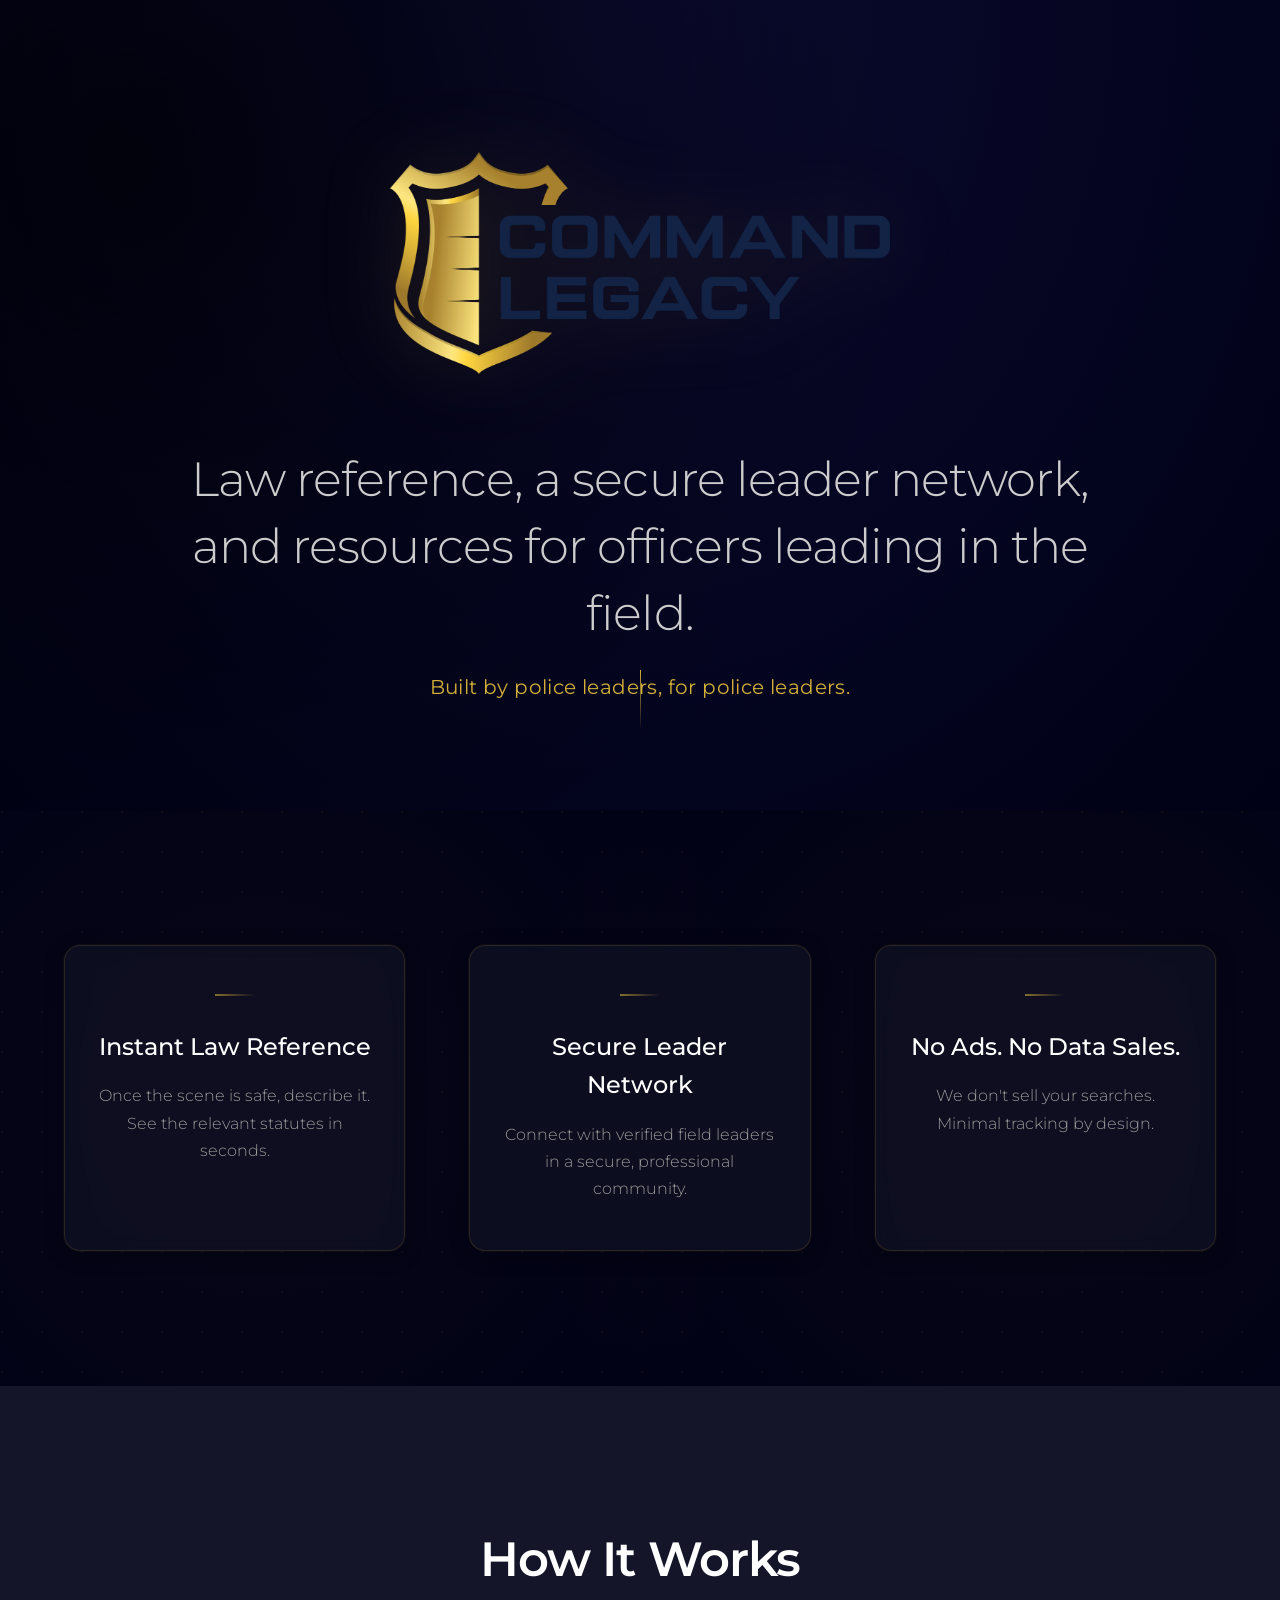
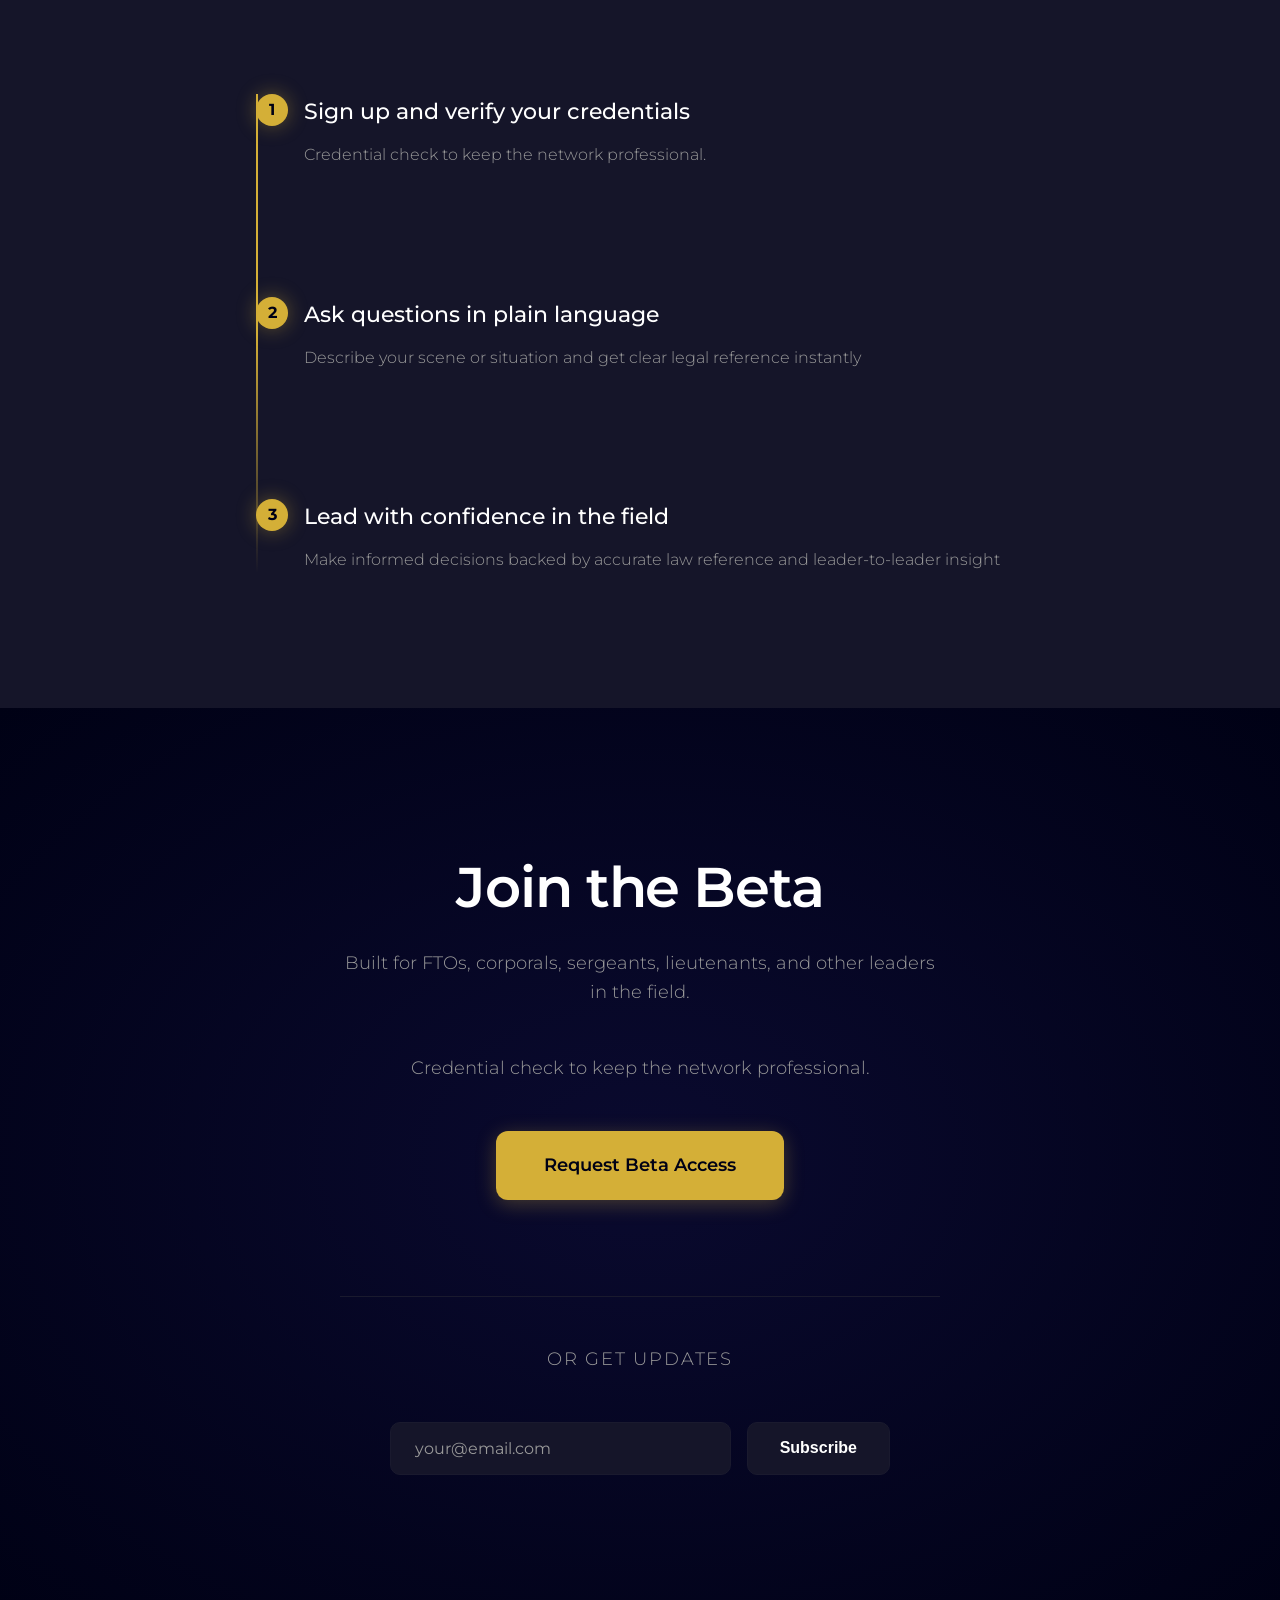
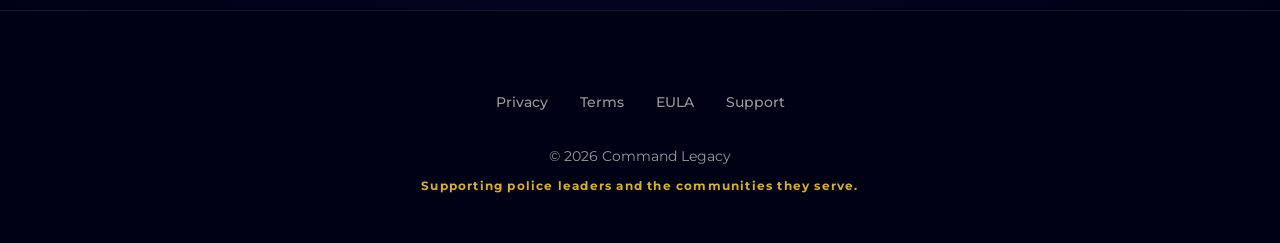
<file: index.html>
<!DOCTYPE html>
<html lang="en">
<head>
    <meta charset="UTF-8">
    <meta name="viewport" content="width=device-width, initial-scale=1.0">
    <title>Command Legacy - Law Reference and Leadership Tools for Field Officers</title>
    <meta name="description" content="Law reference, a secure leader network, and resources for police leaders. Built by police leaders, for police leaders.">
    <link rel="stylesheet" href="styles.css">
</head>
<body>
    <!-- Hero Section -->
    <section class="hero">
        <div class="hero-content">
            <img src="Asset 2@4x.png" srcset="Asset 2@4x.png 2x, logo@3x.png 3x" alt="Command Legacy" class="logo">
            <h1 class="hero-title">Law reference, a secure leader network, and resources for officers leading in the field.</h1>
                        <p class="hero-subtitle">Built by police leaders, for police leaders.</p>
        </div>
        <div class="scroll-indicator"></div>
    </section>

    <!-- Features Section -->
    <section class="features">
        <div class="features-grid">
            <div class="feature">
                <div class="feature-accent"></div>
                <h3>Instant Law Reference</h3>
                <p>Once the scene is safe, describe it. See the relevant statutes in seconds.</p>
            </div>
            <div class="feature">
                <div class="feature-accent"></div>
                <h3>Secure Leader Network</h3>
                <p>Connect with verified field leaders in a secure, professional community.</p>
            </div>
            <div class="feature">
                <div class="feature-accent"></div>
                <h3>No Ads. No Data Sales.</h3>
                <p>We don't sell your searches. Minimal tracking by design.</p>
            </div>
        </div>
    </section>

    
    <section class="how-it-works">
        <div class="how-it-works-content">
            <h2 class="section-title">How It Works</h2>
            <div class="timeline">
                <div class="timeline-item">
                    <div class="timeline-number">1</div>
                    <h3>Sign up and verify your credentials</h3>
                    <p>Credential check to keep the network professional.</p>
                </div>
                <div class="timeline-item">
                    <div class="timeline-number">2</div>
                    <h3>Ask questions in plain language</h3>
                    <p>Describe your scene or situation and get clear legal reference instantly</p>
                </div>
                <div class="timeline-item">
                    <div class="timeline-number">3</div>
                    <h3>Lead with confidence in the field</h3>
                    <p>Make informed decisions backed by accurate law reference and leader-to-leader insight</p>
                </div>
            </div>
        </div>
    </section>

    <!-- CTA Section -->
    <section class="cta">
        <div class="cta-content">
            <h2>Join the Beta</h2>
            <p>Built for FTOs, corporals, sergeants, lieutenants, and other leaders in the field.</p>
                        <p class="verification-note">Credential check to keep the network professional.</p>
            <a href="beta-signup.html" class="btn-primary">Request Beta Access</a>
            
            <div class="email-capture">
                <p class="email-label">Or get updates</p>
                <form id="updates-form" class="inline-form">
                    <input type="email" id="email-updates" name="email" placeholder="your@email.com" required>
                    <button type="submit" class="btn-secondary">Subscribe</button>
                </form>
                <div id="updates-confirmation" class="confirmation hidden">Thanks! We'll be in touch soon</div>
            </div>
        </div>
    </section>

    <!-- Footer -->
    <footer class="footer">
        <div class="footer-links">
            <a href="https://tos.commandlegacy.io/privacy.html">Privacy</a>
            <a href="https://tos.commandlegacy.io/index.html">Terms</a>
            <a href="https://tos.commandlegacy.io/eula.html">EULA</a>
            <a href="https://tos.commandlegacy.io/support.html">Support</a>
        </div>
        <div class="footer-info">
            <p>&copy; 2026 Command Legacy</p>
      <div class="launching footer-tagline">Supporting police leaders and the communities they serve.</div>
        </div>
    </footer>

    <script src="script.js"></script>
</body>
</html>
</file>
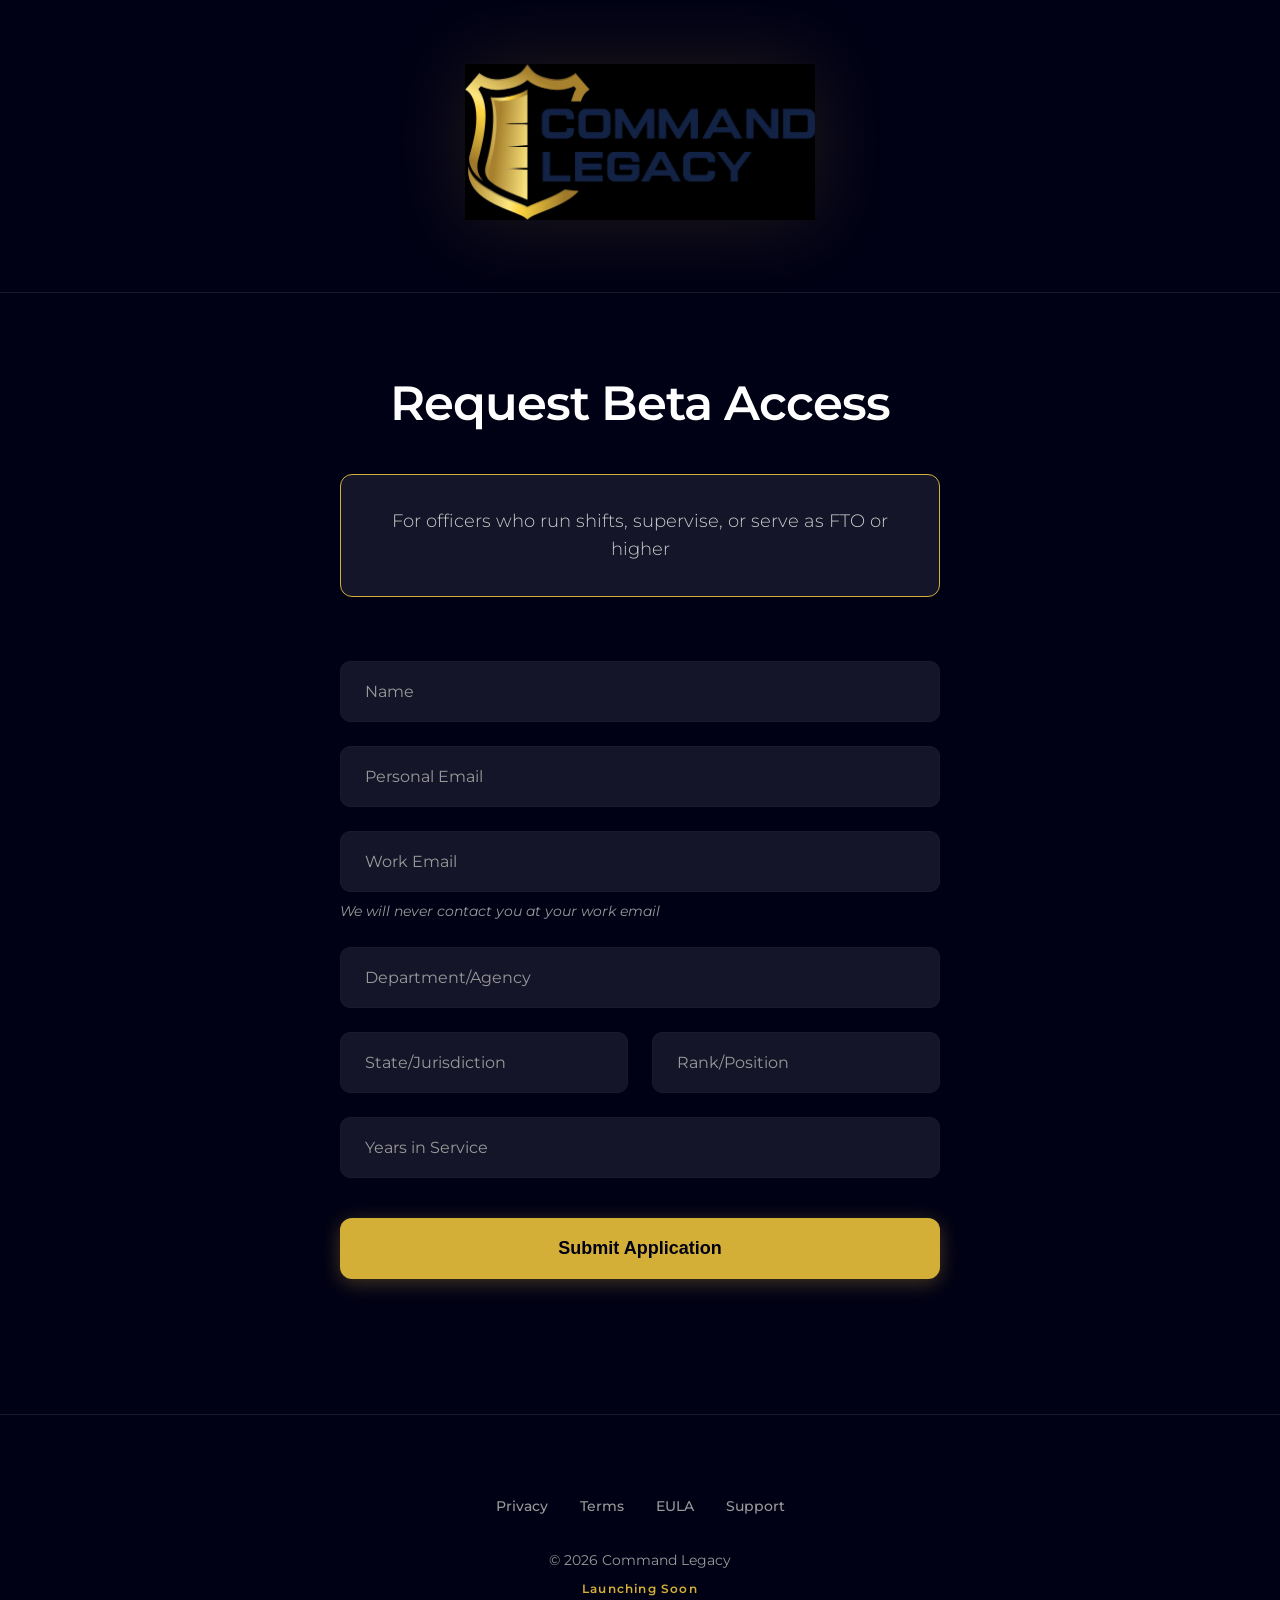
<file: beta-signup.html>
<!DOCTYPE html>
<html lang="en">
<head>
    <meta charset="UTF-8">
    <meta name="viewport" content="width=device-width, initial-scale=1.0">
    <title>Request Beta Access - Command Legacy</title>
    <meta name="description" content="Request beta access to Command Legacy. Join field leaders testing our law reference and peer support platform.">
    <link rel="stylesheet" href="styles.css">
</head>
<body>
    <!-- Header -->
    <header class="beta-header">
        <a href="index.html">
            <img src="logo.png" srcset="logo.png 2x, logo@3x.png 3x" alt="Command Legacy" class="logo">
        </a>
    </header>

    <!-- Beta Signup Section -->
    <section class="beta-main">
        <div class="beta-container">
            <h1>Request Beta Access</h1>
            
            <div class="eligibility">
                <p>For officers who run shifts, supervise, or serve as FTO or higher</p>
            </div>

            <form id="beta-form" class="beta-form">
                <div class="form-group">
                    <input type="text" id="name" name="name" placeholder="Name" required>
                </div>

                <div class="form-group">
                    <input type="email" id="personal-email" name="personal_email" placeholder="Personal Email" required>
                </div>

                <div class="form-group">
                    <input type="email" id="work-email" name="work_email" placeholder="Work Email" required>
                    <span class="form-note">We will never contact you at your work email</span>
                </div>

                <div class="form-group">
                    <input type="text" id="department" name="department" placeholder="Department/Agency" required>
                </div>

                <div class="form-row-split">
                    <div class="form-group">
                        <input type="text" id="jurisdiction" name="jurisdiction" placeholder="State/Jurisdiction" required>
                    </div>
                    <div class="form-group">
                        <input type="text" id="rank" name="rank" placeholder="Rank/Position" required>
                    </div>
                </div>

                <div class="form-group">
                    <input type="number" id="years" name="years" placeholder="Years in Service" min="0" required>
                </div>

                <button type="submit" class="btn-primary">Submit Application</button>
                
                <div id="beta-confirmation" class="confirmation hidden">Thanks! We'll be in touch soon</div>
                <div id="beta-error" class="error-message hidden">There was an error. Please try again.</div>
            </form>
        </div>
    </section>

    <!-- Footer -->
    <footer class="footer">
        <div class="footer-links">
            <a href="https://tos.commandlegacy.io/privacy.html">Privacy</a>
            <a href="https://tos.commandlegacy.io/index.html">Terms</a>
            <a href="https://tos.commandlegacy.io/eula.html">EULA</a>
            <a href="https://tos.commandlegacy.io/support.html">Support</a>
        </div>
        <div class="footer-info">
            <p>&copy; 2026 Command Legacy</p>
            <p class="launching">Launching Soon</p>
        </div>
    </footer>

    <script src="script.js"></script>
</body>
</html>
</file>
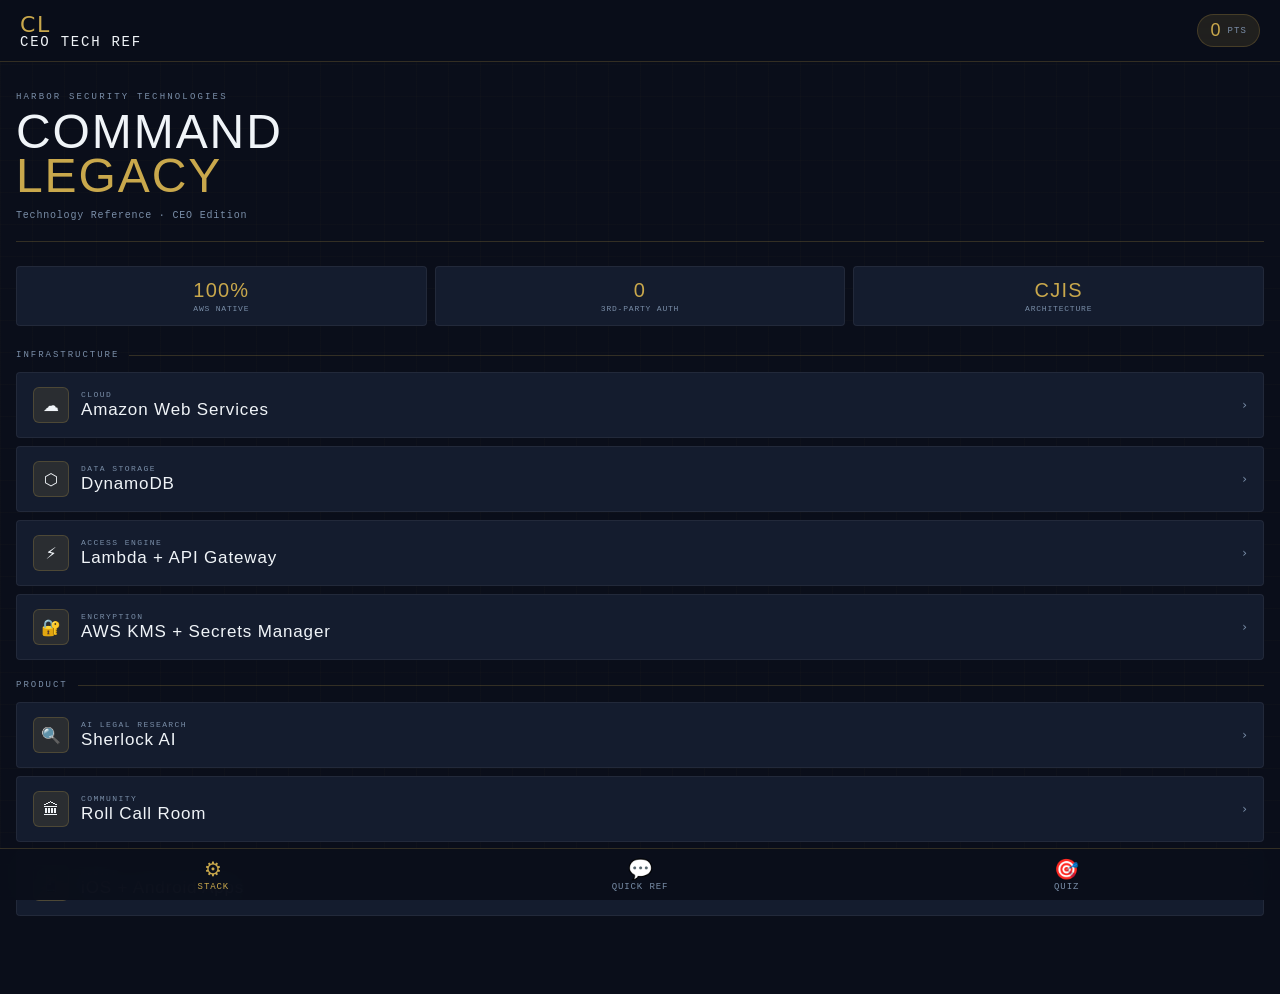
<file: tech-ref.html>
<!DOCTYPE html>
<html lang="en">
<head>
<meta charset="UTF-8">
<meta name="viewport" content="width=device-width, initial-scale=1.0, viewport-fit=cover">
<meta name="apple-mobile-web-app-capable" content="yes">
<meta name="apple-mobile-web-app-status-bar-style" content="black-translucent">
<meta name="apple-mobile-web-app-title" content="CL Tech">
<meta name="theme-color" content="#0a0e1a">
<title>CL Tech Reference</title>
<style>
:root{--navy:#0a0e1a;--navy-mid:#111827;--navy-light:#1a2540;--navy-card:#141c2e;--gold:#c9a84c;--gold-light:#e8c96a;--gold-dim:rgba(201,168,76,0.12);--gold-border:rgba(201,168,76,0.22);--white:#f0f4f8;--muted:#7a8ea8;--green:#4aaa7f;--green-dim:rgba(74,170,127,0.15);--red:#c95252;--red-dim:rgba(201,82,82,0.15);--blue:#4ab8d4;--blue-dim:rgba(74,184,212,0.12);--safe-top:env(safe-area-inset-top,44px);--safe-bottom:env(safe-area-inset-bottom,20px)}
*{margin:0;padding:0;box-sizing:border-box;-webkit-tap-highlight-color:transparent}
body{background:var(--navy);color:var(--white);font-family:'IBM Plex Sans',system-ui,sans-serif;font-weight:300;min-height:100%;-webkit-font-smoothing:antialiased}
body::before{content:'';position:fixed;inset:0;background-image:linear-gradient(rgba(201,168,76,.025) 1px,transparent 1px),linear-gradient(90deg,rgba(201,168,76,.025) 1px,transparent 1px);background-size:32px 32px;pointer-events:none;z-index:0}
.nav{position:fixed;top:0;left:0;right:0;z-index:100;background:rgba(10,14,26,.92);backdrop-filter:blur(16px);-webkit-backdrop-filter:blur(16px);border-bottom:1px solid var(--gold-border);padding-top:var(--safe-top)}
.nav-inner{display:flex;align-items:center;justify-content:space-between;padding:12px 20px}
.nav-brand{font-family:'Bebas Neue',system-ui,sans-serif;font-size:22px;letter-spacing:.08em;color:var(--gold)}
.nav-brand span{color:var(--white);font-size:14px;font-family:monospace;display:block;line-height:1;margin-top:-2px}
.nav-score{display:flex;align-items:center;gap:6px;background:var(--gold-dim);border:1px solid var(--gold-border);padding:5px 12px;border-radius:20px}
.score-num{font-family:'Bebas Neue',sans-serif;font-size:18px;color:var(--gold);letter-spacing:.06em}
.score-label{font-size:9px;color:var(--muted);letter-spacing:.12em;font-family:monospace}
.tabs{position:fixed;bottom:0;left:0;right:0;z-index:100;background:rgba(10,14,26,.95);backdrop-filter:blur(16px);-webkit-backdrop-filter:blur(16px);border-top:1px solid var(--gold-border);padding-bottom:var(--safe-bottom);display:flex}
.tab{flex:1;display:flex;flex-direction:column;align-items:center;gap:3px;padding:10px 0 8px;cursor:pointer;border:none;background:none;color:var(--muted);-webkit-appearance:none}
.tab.active{color:var(--gold)}
.tab-icon{font-size:20px;line-height:1}
.tab-label{font-size:9px;letter-spacing:.1em;text-transform:uppercase;font-family:monospace}
.page{display:none;position:relative;z-index:1;padding-top:calc(var(--safe-top) + 68px);padding-bottom:calc(var(--safe-bottom) + 70px);padding-left:16px;padding-right:16px;min-height:100vh}
.page.active{display:block;animation:slideUp .3s ease}
@keyframes slideUp{from{opacity:0;transform:translateY(16px)}to{opacity:1;transform:translateY(0)}}
.home-hero{padding:24px 0 20px;border-bottom:1px solid var(--gold-border);margin-bottom:24px}
.hero-eyebrow{font-size:9px;letter-spacing:.24em;text-transform:uppercase;color:var(--muted);margin-bottom:8px;font-family:monospace}
.hero-title{font-family:'Bebas Neue',sans-serif;font-size:48px;line-height:.92;letter-spacing:.04em}
.hero-title span{color:var(--gold);display:block}
.hero-sub{margin-top:12px;font-size:10px;color:var(--muted);letter-spacing:.08em;font-family:monospace}
.stat-strip{display:grid;grid-template-columns:repeat(3,1fr);gap:8px;margin-bottom:24px}
.stat-tile{background:var(--navy-card);border:1px solid rgba(255,255,255,.06);padding:12px 10px;text-align:center;border-radius:4px}
.stat-tile-val{font-family:'Bebas Neue',sans-serif;font-size:20px;color:var(--gold);letter-spacing:.06em;display:block}
.stat-tile-label{font-size:8px;color:var(--muted);letter-spacing:.1em;text-transform:uppercase;margin-top:2px;display:block;font-family:monospace}
.sec-label{font-size:9px;letter-spacing:.22em;text-transform:uppercase;color:var(--muted);display:flex;align-items:center;gap:10px;margin-bottom:12px;font-family:monospace}
.sec-label::after{content:'';flex:1;height:1px;background:var(--gold-border)}
.stack-card{background:var(--navy-card);border:1px solid rgba(255,255,255,.06);border-radius:4px;margin-bottom:8px;overflow:hidden;cursor:pointer;transition:border-color .2s;-webkit-user-select:none}
.stack-card:active{border-color:var(--gold-border);opacity:.9}
.stack-card-header{display:flex;align-items:center;gap:12px;padding:14px 16px}
.stack-icon{width:36px;height:36px;border-radius:6px;background:var(--gold-dim);border:1px solid var(--gold-border);display:flex;align-items:center;justify-content:center;font-size:16px;flex-shrink:0}
.stack-info{flex:1;min-width:0}
.stack-tag{font-size:8px;letter-spacing:.18em;color:var(--muted);text-transform:uppercase;font-family:monospace}
.stack-name{font-family:'Bebas Neue',sans-serif;font-size:17px;letter-spacing:.05em;margin-top:1px}
.stack-chevron{font-size:12px;color:var(--muted);transition:transform .25s;flex-shrink:0}
.stack-card.open .stack-chevron{transform:rotate(90deg);color:var(--gold)}
.stack-body{display:none;padding:0 16px 16px;border-top:1px solid rgba(255,255,255,.05)}
.stack-card.open .stack-body{display:block}
.body-section-label{font-size:8px;letter-spacing:.2em;color:var(--muted);text-transform:uppercase;margin:12px 0 6px;font-family:monospace}
.body-text{font-size:13px;color:#b0c0d0;line-height:1.7}
.say-block{background:rgba(201,168,76,.07);border-left:3px solid var(--gold);padding:12px 14px;margin:10px 0;border-radius:0 4px 4px 0}
.say-label-sm{font-size:8px;letter-spacing:.2em;color:var(--gold);text-transform:uppercase;margin-bottom:6px;font-family:monospace}
.say-text{font-size:12px;color:#c0d0e0;line-height:1.75;font-style:italic}
.ceo-note{background:var(--blue-dim);border-left:3px solid var(--blue);padding:10px 12px;margin-top:10px;border-radius:0 4px 4px 0}
.note-label-sm{font-size:8px;letter-spacing:.2em;color:var(--blue);text-transform:uppercase;margin-bottom:5px;font-family:monospace}
.note-text{font-size:11.5px;color:#88aabc;line-height:1.65}
.bullet-list{list-style:none;margin-top:8px;display:flex;flex-direction:column;gap:5px}
.bullet-list li{display:flex;gap:8px;font-size:12px;color:#8899aa;line-height:1.55}
.bullet-list li::before{content:'\25B8';color:var(--gold);flex-shrink:0;font-size:9px;margin-top:2px}
.qa-card{background:var(--navy-card);border:1px solid rgba(255,255,255,.06);border-radius:4px;margin-bottom:8px;overflow:hidden;cursor:pointer}
.qa-card:active{opacity:.85}
.qa-q-row{display:flex;align-items:flex-start;gap:10px;padding:14px 16px}
.qa-badge{font-size:9px;color:var(--gold);background:var(--gold-dim);border:1px solid var(--gold-border);padding:2px 6px;border-radius:2px;flex-shrink:0;margin-top:1px;font-family:monospace}
.qa-q-text{font-size:13px;color:var(--white);line-height:1.5;font-weight:500}
.qa-answer{display:none;padding:0 16px 14px;border-top:1px solid rgba(255,255,255,.05)}
.qa-card.open .qa-answer{display:block}
.qa-a-text{font-size:12.5px;color:#9aacbe;line-height:1.7;font-style:italic;margin-top:10px;padding-left:14px;border-left:2px solid var(--gold-border)}
.never-card{background:var(--navy-card);border:1px solid rgba(201,82,82,.2);border-radius:4px;padding:14px 16px;margin-bottom:8px}
.never-bad{font-size:12.5px;color:var(--red);margin-bottom:6px;display:flex;gap:8px;align-items:flex-start}
.never-x{flex-shrink:0;font-family:monospace}
.never-fix{font-size:11.5px;color:var(--green);padding-left:18px;line-height:1.6}
.quiz-wrap{padding-top:8px}
.quiz-progress-bar{height:3px;background:rgba(255,255,255,.06);border-radius:2px;margin-bottom:24px;overflow:hidden}
.quiz-progress-fill{height:100%;background:var(--gold);border-radius:2px;transition:width .4s ease}
.quiz-card{background:var(--navy-card);border:1px solid rgba(255,255,255,.08);border-radius:8px;padding:24px 20px;margin-bottom:16px;min-height:160px;display:flex;flex-direction:column;justify-content:center}
.quiz-q-num{font-size:9px;letter-spacing:.2em;color:var(--muted);text-transform:uppercase;margin-bottom:12px;font-family:monospace}
.quiz-q-text{font-size:16px;font-weight:500;color:var(--white);line-height:1.5}
.quiz-options{display:flex;flex-direction:column;gap:10px;margin-bottom:16px}
.quiz-option{background:var(--navy-mid);border:1px solid rgba(255,255,255,.08);border-radius:6px;padding:14px 16px;font-size:13px;color:var(--white);line-height:1.4;cursor:pointer;text-align:left;-webkit-appearance:none;width:100%;transition:border-color .15s,background .15s}
.quiz-option:active{opacity:.8}
.quiz-option.correct{border-color:var(--green);background:var(--green-dim);color:var(--green)}
.quiz-option.wrong{border-color:var(--red);background:var(--red-dim);color:var(--red)}
.quiz-option.reveal{border-color:var(--green);background:var(--green-dim);color:var(--green)}
.quiz-feedback{display:none;background:var(--navy-light);border-radius:6px;padding:14px 16px;margin-bottom:16px}
.quiz-feedback.visible{display:block}
.quiz-feedback-label{font-size:9px;letter-spacing:.2em;text-transform:uppercase;margin-bottom:6px;font-family:monospace}
.quiz-feedback.correct-fb .quiz-feedback-label{color:var(--green)}
.quiz-feedback.wrong-fb .quiz-feedback-label{color:var(--red)}
.quiz-feedback-text{font-size:12.5px;color:#b0c0d0;line-height:1.65}
.quiz-next-btn{width:100%;padding:16px;background:var(--gold);border:none;border-radius:6px;font-family:'Bebas Neue',sans-serif;font-size:18px;letter-spacing:.1em;color:var(--navy);cursor:pointer;display:none;-webkit-appearance:none}
.quiz-next-btn.visible{display:block}
.quiz-done{display:none;text-align:center;padding:40px 20px}
.quiz-done.visible{display:block}
.quiz-done-score{font-family:'Bebas Neue',sans-serif;font-size:72px;color:var(--gold);letter-spacing:.04em;line-height:1}
.quiz-done-label{font-size:11px;color:var(--muted);letter-spacing:.15em;text-transform:uppercase;margin-top:8px;font-family:monospace}
.quiz-done-msg{font-size:14px;color:#b0c0d0;margin-top:20px;line-height:1.6}
.quiz-restart-btn{margin-top:28px;padding:14px 32px;background:transparent;border:1px solid var(--gold);border-radius:4px;font-family:'Bebas Neue',sans-serif;font-size:16px;letter-spacing:.1em;color:var(--gold);cursor:pointer;-webkit-appearance:none}
.streak-bar{display:flex;gap:4px;justify-content:center;margin-top:16px}
.streak-dot{width:10px;height:10px;border-radius:50%;background:rgba(255,255,255,.1)}
.streak-dot.hit{background:var(--gold)}
.streak-dot.miss{background:var(--red);opacity:.6}
</style>
</head>
<body>
<div class="nav"><div class="nav-inner"><div class="nav-brand">CL<span>CEO TECH REF</span></div><div class="nav-score"><span class="score-num" id="totalScore">0</span><span class="score-label">PTS</span></div></div></div>

<div class="page active" id="page-stack">
<div class="home-hero"><div class="hero-eyebrow">Harbor Security Technologies</div><div class="hero-title">COMMAND<span>LEGACY</span></div><div class="hero-sub">Technology Reference · CEO Edition</div></div>
<div class="stat-strip"><div class="stat-tile"><span class="stat-tile-val">100%</span><span class="stat-tile-label">AWS Native</span></div><div class="stat-tile"><span class="stat-tile-val">0</span><span class="stat-tile-label">3rd-Party Auth</span></div><div class="stat-tile"><span class="stat-tile-val">CJIS</span><span class="stat-tile-label">Architecture</span></div></div>
<div class="sec-label">Infrastructure</div>
<div class="stack-card" onclick="toggleCard(this)"><div class="stack-card-header"><div class="stack-icon">☁</div><div class="stack-info"><div class="stack-tag">Cloud</div><div class="stack-name">Amazon Web Services</div></div><div class="stack-chevron">›</div></div><div class="stack-body"><div class="body-section-label">What it is</div><div class="body-text">The world's largest cloud platform. Every piece of Command Legacy runs here. No physical servers, no data centers to manage.</div><div class="say-block"><div class="say-label-sm">Say it like this</div><div class="say-text">"Our platform runs on Amazon Web Services — the same infrastructure used by the CIA, DoD, and major financial institutions. We chose AWS specifically for its FedRAMP authorization and CJIS compliance track record."</div></div><ul class="bullet-list"><li>Used by 90% of US government agencies</li><li>FedRAMP authorized cloud provider</li><li>Data never leaves US-based AWS data centers</li></ul></div></div>
<div class="stack-card" onclick="toggleCard(this)"><div class="stack-card-header"><div class="stack-icon">⬡</div><div class="stack-info"><div class="stack-tag">Data Storage</div><div class="stack-name">DynamoDB</div></div><div class="stack-chevron">›</div></div><div class="stack-body"><div class="body-section-label">What it is</div><div class="body-text">AWS's enterprise key-value database. Stores all officer records, tiers, and access credentials — encrypted, fast, no third-party access. Millisecond lookups at any scale.</div><div class="say-block"><div class="say-label-sm">Say it like this</div><div class="say-text">"Officer data is stored in Amazon DynamoDB — an enterprise-grade encrypted database that meets federal security requirements. No officer data touches any third-party system."</div></div><div class="ceo-note"><div class="note-label-sm">CEO note</div><div class="note-text">Ask Tim: as enterprise contracts grow, how are we handling usage reporting? DynamoDB doesn't natively support complex analytics — we'll need a plan.</div></div></div></div>
<div class="stack-card" onclick="toggleCard(this)"><div class="stack-card-header"><div class="stack-icon">⚡</div><div class="stack-info"><div class="stack-tag">Access Engine</div><div class="stack-name">Lambda + API Gateway</div></div><div class="stack-chevron">›</div></div><div class="stack-body"><div class="body-section-label">What it is</div><div class="body-text">Every app launch triggers Lambda, which checks DynamoDB and issues a signed digital badge (JWT). API Gateway is the secure front door. Zero third-party tools in this pipeline.</div><div class="say-block"><div class="say-label-sm">Say it like this</div><div class="say-text">"Access is verified on every app launch through our serverless entitlement engine. No officer can access the platform without passing our automated gate — regardless of credentials."</div></div><div class="ceo-note"><div class="note-label-sm">CEO note</div><div class="note-text">Ask Tim: what happens if a token expires mid-shift in a dead zone? Fail open (stays in) or fail closed (locked out)? Law enforcement needs a clear answer before enterprise pitches.</div></div></div></div>
<div class="stack-card" onclick="toggleCard(this)"><div class="stack-card-header"><div class="stack-icon">🔐</div><div class="stack-info"><div class="stack-tag">Encryption</div><div class="stack-name">AWS KMS + Secrets Manager</div></div><div class="stack-chevron">›</div></div><div class="stack-body"><div class="body-section-label">What it is</div><div class="body-text">All encryption keys and credentials stored in AWS Key Management Service. Never in code, never in config files, never in logs. 256-bit encryption at rest and in transit.</div><div class="say-block"><div class="say-label-sm">Say it like this</div><div class="say-text">"Every credential and encryption key is stored in AWS KMS — the same service used by financial institutions and federal agencies. Nothing sensitive ever touches our application code."</div></div></div></div>
<div class="sec-label" style="margin-top:20px">Product</div>
<div class="stack-card" onclick="toggleCard(this)"><div class="stack-card-header"><div class="stack-icon">🔍</div><div class="stack-info"><div class="stack-tag">AI Legal Research</div><div class="stack-name">Sherlock AI</div></div><div class="stack-chevron">›</div></div><div class="stack-body"><div class="body-section-label">What it is</div><div class="body-text">Officers ask plain-language questions about statutes. Sherlock returns accurate, sourced answers. Temperature set to 0.2 to maximize factual accuracy and minimize hallucination.</div><div class="say-block"><div class="say-label-sm">Say it like this</div><div class="say-text">"Sherlock gives officers instant access to legal statutes in plain English — no law degree required. Citations are always provided so officers can verify every answer."</div></div><div class="ceo-note"><div class="note-label-sm">When asked "which AI?"</div><div class="note-text">"OpenAI via secure API — officer query data is not used for training." Never say "we use OpenAI" without that context.</div></div></div></div>
<div class="stack-card" onclick="toggleCard(this)"><div class="stack-card-header"><div class="stack-icon">🏛</div><div class="stack-info"><div class="stack-tag">Community</div><div class="stack-name">Roll Call Room</div></div><div class="stack-chevron">›</div></div><div class="stack-body"><div class="body-section-label">What it is</div><div class="body-text">Private, verified peer community for law enforcement supervisors only. Every member individually vetted. Runs on Discourse. The verified community is the strategic moat.</div><div class="say-block"><div class="say-label-sm">Say it like this</div><div class="say-text">"Roll Call Room is a private professional community — think LinkedIn but exclusively for verified law enforcement. Every member has been individually vetted."</div></div><div class="ceo-note"><div class="note-label-sm">Strategic note</div><div class="note-text">A competitor can copy Sherlock's features in months. They cannot replicate 300 verified supervisors who trust each other. The community is the moat.</div></div></div></div>
<div class="stack-card" onclick="toggleCard(this)"><div class="stack-card-header"><div class="stack-icon">📱</div><div class="stack-info"><div class="stack-tag">Mobile</div><div class="stack-name">iOS + Android Apps</div></div><div class="stack-chevron">›</div></div><div class="stack-body"><div class="body-section-label">What it is</div><div class="body-text">Native iOS app published in App Store. Android app built in Kotlin, in active development by Tim — currently ahead of iOS in features. Same security model across both platforms.</div><div class="say-block"><div class="say-label-sm">Say it like this</div><div class="say-text">"Command Legacy runs on any device — web, iPhone, or Android. Same secure login everywhere. No VPN required."</div></div></div></div>
</div>

<div class="page" id="page-ref">
<div class="sec-label" style="margin-top:8px">Tough Questions</div>
<div class="qa-card" onclick="toggleQA(this)"><div class="qa-q-row"><div class="qa-badge">Q</div><div class="qa-q-text">Where does our officers' data live?</div></div><div class="qa-answer"><div class="qa-a-text">"Entirely within Amazon Web Services US-East data centers. It never touches a third-party system. We can provide a full data flow diagram for your IT security team."</div></div></div>
<div class="qa-card" onclick="toggleQA(this)"><div class="qa-q-row"><div class="qa-badge">Q</div><div class="qa-q-text">Is this CJIS compliant?</div></div><div class="qa-answer"><div class="qa-a-text">"Our architecture was designed to meet CJIS security policy requirements from day one. We're happy to walk your IT security director through our technical documentation."</div></div></div>
<div class="qa-card" onclick="toggleQA(this)"><div class="qa-q-row"><div class="qa-badge">Q</div><div class="qa-q-text">What happens if there's a data breach?</div></div><div class="qa-answer"><div class="qa-a-text">"We have point-in-time recovery on all databases, CloudWatch monitoring across the entire stack, and an incident response process. We can share our security runbook."</div></div></div>
<div class="qa-card" onclick="toggleQA(this)"><div class="qa-q-row"><div class="qa-badge">Q</div><div class="qa-q-text">Who else has access to our data?</div></div><div class="qa-answer"><div class="qa-a-text">"Only authorized Command Legacy personnel with role-based access controls. No vendors, no third parties, no AI training on your data. We can provide a full access control policy."</div></div></div>
<div class="qa-card" onclick="toggleQA(this)"><div class="qa-q-row"><div class="qa-badge">Q</div><div class="qa-q-text">Do you support MFA or SSO?</div></div><div class="qa-answer"><div class="qa-a-text">"Our authentication architecture is intentionally lean for the controlled launch phase. MFA and agency SSO are on our near-term roadmap as we scale to larger departments."</div></div></div>
<div class="qa-card" onclick="toggleQA(this)"><div class="qa-q-row"><div class="qa-badge">Q</div><div class="qa-q-text">Which AI model powers Sherlock?</div></div><div class="qa-answer"><div class="qa-a-text">"OpenAI via secure API. Officer query data is never used for model training. The data boundary is structural — enforced at the API level, not just a policy."</div></div></div>
<div class="sec-label" style="margin-top:24px">Never Say These Things</div>
<div class="never-card"><div class="never-bad"><span class="never-x">✕</span> "We use Zapier / Airtable for officer data"</div><div class="never-fix">→ We removed these. No third-party tools in the auth pipeline.</div></div>
<div class="never-card"><div class="never-bad"><span class="never-x">✕</span> "It's basically just a Discourse forum"</div><div class="never-fix">→ Say "verified professional community with controlled access."</div></div>
<div class="never-card"><div class="never-bad"><span class="never-x">✕</span> "The AI might be wrong sometimes"</div><div class="never-fix">→ Say "citations are always provided so officers can verify."</div></div>
<div class="never-card"><div class="never-bad"><span class="never-x">✕</span> "We're working on CJIS compliance"</div><div class="never-fix">→ Say "designed for CJIS requirements from day one."</div></div>
<div class="never-card"><div class="never-bad"><span class="never-x">✕</span> "It's still in beta"</div><div class="never-fix">→ Say "we're in a controlled launch phase."</div></div>
<div class="never-card"><div class="never-bad"><span class="never-x">✕</span> "We use OpenAI" (without context)</div><div class="never-fix">→ Add "via secure API — query data is not used for training."</div></div>
</div>

<div class="page" id="page-quiz">
<div class="quiz-wrap" id="quizActive">
<div class="quiz-progress-bar"><div class="quiz-progress-fill" id="quizProgress" style="width:0%"></div></div>
<div class="quiz-card"><div class="quiz-q-num" id="qNum">Question 1 of 10</div><div class="quiz-q-text" id="qText"></div></div>
<div class="quiz-options" id="qOptions"></div>
<div class="quiz-feedback" id="qFeedback"><div class="quiz-feedback-label" id="qFeedbackLabel"></div><div class="quiz-feedback-text" id="qFeedbackText"></div></div>
<button class="quiz-next-btn" id="qNext" onclick="nextQuestion()">NEXT →</button>
</div>
<div class="quiz-done" id="quizDone"><div class="quiz-done-score" id="doneScore">0/10</div><div class="quiz-done-label">Session Complete</div><div class="streak-bar" id="streakBar"></div><div class="quiz-done-msg" id="doneMsg"></div><button class="quiz-restart-btn" onclick="startQuiz()">RUN IT AGAIN</button></div>
</div>

<div class="tabs">
<button class="tab active" onclick="showPage('stack',this)"><div class="tab-icon">⚙</div><div class="tab-label">Stack</div></button>
<button class="tab" onclick="showPage('ref',this)"><div class="tab-icon">💬</div><div class="tab-label">Quick Ref</div></button>
<button class="tab" onclick="showPage('quiz',this);startQuizOnce()"><div class="tab-icon">🎯</div><div class="tab-label">Quiz</div></button>
</div>
<script>
function showPage(id,tab){document.querySelectorAll('.page').forEach(p=>p.classList.remove('active'));document.querySelectorAll('.tab').forEach(t=>t.classList.remove('active'));document.getElementById('page-'+id).classList.add('active');tab.classList.add('active')}
function toggleCard(el){el.classList.toggle('open')}
function toggleQA(el){el.classList.toggle('open')}
const Q=[{q:"What does Lambda do in the Command Legacy entitlement flow?",options:["Stores officer records","Runs the entitlement check and issues a signed JWT","Manages the App Store subscription","Hosts the Roll Call Room"],correct:1,explain:"Lambda fires on every app launch, checks DynamoDB for the officer's record, and if active, signs and returns a JWT. The app uses that JWT for the next 48 hours without hitting Lambda again."},{q:"An IT director asks: 'Is this CJIS compliant?' What do you say?",options:["We're working on CJIS compliance","We use CJIS-certified servers","Our architecture was designed to meet CJIS security policy requirements from day one","We will be compliant by Q3"],correct:2,explain:"Never say 'working on' — it signals you're not there yet. The correct answer acknowledges the architecture is CJIS-aligned and offers to walk their IT director through documentation."},{q:"What is a JWT in the context of Command Legacy?",options:["A type of database query","A signed digital badge proving an officer is authorized, valid for 48 hours","A government security certification","The encryption standard used for data at rest"],correct:1,explain:"JWT stands for JSON Web Token. It's a cryptographically signed badge the app holds after the entitlement check. The signature means it can't be forged, and the 48-hour expiry means stale access gets cut off automatically."},{q:"What is the key advantage of DynamoDB over a traditional SQL database for the entitlement check?",options:["It supports complex analytics queries","It's free at any scale","It delivers millisecond lookups by key — perfect for a single email lookup","It stores data in multiple countries"],correct:2,explain:"DynamoDB is optimized for known-key lookups — exactly what the entitlement check does. SQL databases are more powerful for complex queries across tables, but slower for this specific use case."},{q:"What does Terraform do for Command Legacy?",options:["It encrypts data in transit","It translates infrastructure into code that can reproduce the environment exactly","It manages App Store subscriptions","It monitors server uptime"],correct:1,explain:"Terraform turns AWS infrastructure from 'things Tim clicked' into documented code stored in GitHub. Any engineer can read it, reproduce the environment exactly, and recover quickly from failures."},{q:"Why does Command Legacy use enterprise direct invoicing (Tier 1) instead of App Store billing for departments?",options:["App Store billing is more secure","Direct invoicing avoids the 15-30% platform cut and keeps offboarding in HST's control","Apple doesn't allow law enforcement apps","Departments can't use credit cards"],correct:1,explain:"App Store and Google Play take 15-30% of every dollar. Tier 1 enterprise billing goes direct via invoice or ACH — zero platform cut, 100% margin retained. Offboarding is also a DynamoDB flag flip, not an App Store support request."},{q:"Someone asks what the Roll Call Room is. What should you NOT say?",options:["A verified professional community for law enforcement","Basically just a Discourse forum","A private peer network where every member has been individually vetted","Think LinkedIn but exclusively for law enforcement"],correct:1,explain:"Calling it 'basically just a Discourse forum' undersells the product and misses the strategic point. The verified membership and access control are the differentiator — not the underlying software."},{q:"What does AWS KMS do?",options:["Manages app updates","Stores all encryption keys and credentials — never in code or config files","Routes API traffic","Handles push notifications"],correct:1,explain:"AWS Key Management Service is where all secrets live. The 256-bit encryption protecting officer data depends on keys that never touch application code. This is a key point in any security conversation."},{q:"When is Cognito worth adding to Command Legacy's architecture?",options:["Immediately — it should replace Lambda now","When MFA or agency SSO becomes a contract requirement from larger departments","Never — Lambda JWT is sufficient at any scale","Only after 10,000 users"],correct:1,explain:"Cognito makes sense when enterprise IT directors start requiring MFA or SSO (like Active Directory integration). It's not needed now, but BPD-level agencies will ask for it. That's the trigger."},{q:"What is the correct response when asked 'which AI powers Sherlock?'",options:["We built our own AI","OpenAI — our officers' queries help improve the model","OpenAI via secure API — officer query data is not used for training","We can't disclose that"],correct:2,explain:"Never say just 'OpenAI' without the context. The data boundary is the differentiator — officer queries don't train any external model. That's a meaningful privacy and security claim that chiefs and IT directors will care about."}];
let cQ=0,score=0,total=0,answered=false,hist=[],started=false;
function startQuizOnce(){if(!started){startQuiz();started=true}}
function startQuiz(){cQ=0;score=0;answered=false;hist=[];document.getElementById('quizDone').classList.remove('visible');document.getElementById('quizActive').style.display='block';renderQ()}
function renderQ(){const q=Q[cQ];document.getElementById('qNum').textContent='Question '+(cQ+1)+' of '+Q.length;document.getElementById('qText').textContent=q.q;document.getElementById('quizProgress').style.width=(cQ/Q.length*100)+'%';const fb=document.getElementById('qFeedback');fb.className='quiz-feedback';fb.classList.remove('visible');document.getElementById('qNext').classList.remove('visible');const o=document.getElementById('qOptions');o.innerHTML='';q.options.forEach((opt,i)=>{const b=document.createElement('button');b.className='quiz-option';b.textContent=opt;b.onclick=()=>answer(i);o.appendChild(b)});answered=false}
function answer(idx){if(answered)return;answered=true;const q=Q[cQ];const opts=document.querySelectorAll('.quiz-option');const fb=document.getElementById('qFeedback');const ok=idx===q.correct;opts.forEach((b,i)=>{if(i===q.correct)b.classList.add('reveal');else if(i===idx&&!ok)b.classList.add('wrong');b.onclick=null});if(ok){score++;total+=10;document.getElementById('totalScore').textContent=total;fb.classList.add('correct-fb');document.getElementById('qFeedbackLabel').textContent='Correct +10 pts';hist.push('hit')}else{fb.classList.add('wrong-fb');document.getElementById('qFeedbackLabel').textContent='Not quite';hist.push('miss')}document.getElementById('qFeedbackText').textContent=q.explain;fb.classList.add('visible');document.getElementById('qNext').classList.add('visible')}
function nextQuestion(){cQ++;if(cQ>=Q.length)showDone();else renderQ()}
function showDone(){document.getElementById('quizProgress').style.width='100%';document.getElementById('quizActive').style.display='none';const d=document.getElementById('quizDone');d.classList.add('visible');document.getElementById('doneScore').textContent=score+'/'+Q.length;document.getElementById('streakBar').innerHTML=hist.map(h=>'<div class="streak-dot '+h+'"></div>').join('');const p=score/Q.length;document.getElementById('doneMsg').textContent=p===1?"Perfect. You walked through every concept today and it stuck. You're ready for any technical conversation.":p>=.8?"Solid. You know the platform well. Review the ones you missed — those are the edge cases that show up in enterprise conversations.":p>=.6?"Good start. Keep clicking through the Stack tab and run the quiz again. The concepts build on each other.":"Keep going. Spend some time in the Stack and Quick Ref tabs, then run this again. You'll get there."}
</script>
</body>
</html>
</file>
<file: styles.css>
/* ================================
   Command Legacy - Premium Dark
   ================================ */

@import url('https://fonts.googleapis.com/css2?family=Montserrat:wght@300;400;500;600;700&display=swap');

* {
    margin: 0;
    padding: 0;
    box-sizing: border-box;
}

:root {
    --navy: #000115;
    --navy-light: #0a0a1f;
    --surface: #151529;
    --border: #1a1a2e;
    --gold: #D4AF37;
    --gold-glow: rgba(212, 175, 55, 0.3);
    --white: #ffffff;
    --gray: #999999;
    --gray-light: #cccccc;
}

html {
    font-size: 16px;
    scroll-behavior: smooth;
}

body {
    font-family: 'Montserrat', -apple-system, BlinkMacSystemFont, 'Segoe UI', 'Helvetica Neue', sans-serif;
    background-color: var(--navy);
    color: var(--white);
    line-height: 1.6;
    -webkit-font-smoothing: antialiased;
    -moz-osx-font-smoothing: grayscale;
    overflow-x: hidden;
}

/* ========================================
   HERO SECTION
   ======================================== */

.hero {
    min-height: 90vh;
    display: flex;
    flex-direction: column;
    align-items: center;
    justify-content: center;
    padding: 10vh 5vw 5vh;
    position: relative;
    background: radial-gradient(ellipse at top, #0a0a2f, #000115);
}

.hero::before {
  content: "";
  position: absolute;
  inset: 0;
  background: radial-gradient(circle at 10% 20%, rgba(0,0,0,0.6), transparent 60%);
  pointer-events: none;
}

.hero-content {
    max-width: 1000px;
    width: 100%;
    text-align: center;
    animation: fadeInUp 1s ease-out;
     position: relative;
  z-index: 1;
}

.logo {
    max-width: 500px;
    width: 100%;
    height: auto;
    margin-bottom: 4rem;
    filter: drop-shadow(0 0 40px rgba(212, 175, 55, 0.15));
}

.hero-title {
    font-size: clamp(1.5rem, 4vw, 3rem);
    font-weight: 300;
    line-height: 1.4;
    color: var(--gray-light);
    letter-spacing: -0.02em;
    max-width: 900px;
    margin: 0 auto;
}

.hero-subtitle {
  font-size: clamp(1rem, 2.5vw, 1.25rem);
  font-weight: 400;
  line-height: 1.6;
  color: var(--gold);
  letter-spacing: 0.02em;
  max-width: 900px;
  margin: 1.5rem auto 0;
}

.scroll-indicator {
    position: absolute;
  bottom: 5rem;    width: 1px;
    height: 60px;
    background: linear-gradient(to bottom, var(--gold), transparent);
    animation: scroll 2s ease-in-out infinite;
}

@keyframes scroll {
    0%, 100% { transform: translateY(0); opacity: 0.3; }
    50% { transform: translateY(10px); opacity: 1; }
}

@keyframes fadeInUp {
    from {
        opacity: 0;
        transform: translateY(30px);
    }
    to {
        opacity: 1;
        transform: translateY(0);
    }
}

/* ========================================
   FEATURES SECTION
   ======================================== */

.features {
    padding: 15vh 5vw;
    background: 
        radial-gradient(circle at 20% 50%, rgba(212, 175, 55, 0.03) 0%, transparent 50%),
        radial-gradient(circle at 80% 50%, rgba(212, 175, 55, 0.03) 0%, transparent 50%),
        var(--navy);
    position: relative;
}

.features::before {
    content: '';
    position: absolute;
    top: 0;
    left: 0;
    right: 0;
    bottom: 0;
    background-image: 
        radial-gradient(circle at 2px 2px, rgba(212, 175, 55, 0.05) 1px, transparent 1px);
    background-size: 40px 40px;
    pointer-events: none;
}

.features-grid {
    max-width: 1200px;
    margin: 0 auto;
    display: grid;
    grid-template-columns: repeat(auto-fit, minmax(300px, 1fr));
    gap: 4rem;
    position: relative;
    z-index: 1;
}

.feature {
    text-align: center;
    padding: 3rem 2rem;
    border-radius: 16px;
    border: 1px solid rgba(212, 175, 55, 0.15);
    background: rgba(21, 21, 41, 0.6);
    backdrop-filter: blur(10px);
    transition: all 0.4s cubic-bezier(0.4, 0, 0.2, 1);
    box-shadow: 
        0 4px 20px rgba(0, 0, 0, 0.3),
        0 0 0 1px rgba(212, 175, 55, 0.05);
}

.feature:hover {
    border-color: var(--gold);
    transform: translateY(-8px);
    box-shadow: 
        0 20px 60px rgba(0, 0, 0, 0.5),
        0 0 0 1px rgba(212, 175, 55, 0.3),
        0 0 40px rgba(212, 175, 55, 0.1);
}

.feature-accent {
    width: 40px;
    height: 2px;
    background: linear-gradient(90deg, var(--gold), transparent);
    margin: 0 auto 2rem;
    opacity: 0.6;
    transition: all 0.4s ease;
}

.feature:hover .feature-accent {
    opacity: 1;
    width: 60px;
}

.feature h3 {
    font-size: 1.5rem;
    font-weight: 500;
    margin-bottom: 1rem;
    color: var(--white);
}

.feature p {
    font-size: 1rem;
    color: var(--gray);
    line-height: 1.7;
    font-weight: 300;
}

/* ========================================
   HOW IT WORKS SECTION
   ======================================== */

.how-it-works {
    padding: 15vh 5vw;
    background: var(--surface);
}

.how-it-works-content {
    max-width: 800px;
    margin: 0 auto;
}

.section-title {
    font-size: clamp(2rem, 5vw, 3rem);
    font-weight: 600;
    text-align: center;
    margin-bottom: 6rem;
    letter-spacing: -0.02em;
}

.timeline {
    position: relative;
    padding-left: 4rem;
}

.timeline::before {
    content: '';
    position: absolute;
    left: 1rem;
    top: 0;
    bottom: 0;
    width: 2px;
    background: linear-gradient(
        to bottom,
        var(--gold) 0%,
        var(--gold) 50%,
        transparent 100%
    );
    animation: lineFlow 3s ease-in-out infinite;
}

@keyframes lineFlow {
    0% {
        background: linear-gradient(
            to bottom,
            var(--gold) 0%,
            var(--gold) 30%,
            rgba(212, 175, 55, 0.3) 60%,
            transparent 100%
        );
    }
    50% {
        background: linear-gradient(
            to bottom,
            var(--gold) 0%,
            var(--gold) 50%,
            rgba(212, 175, 55, 0.3) 80%,
            transparent 100%
        );
    }
    100% {
        background: linear-gradient(
            to bottom,
            var(--gold) 0%,
            var(--gold) 30%,
            rgba(212, 175, 55, 0.3) 60%,
            transparent 100%
        );
    }
}

.timeline-item {
    position: relative;
    margin-bottom: 4rem;
    padding-bottom: 4rem;
}

.timeline-item:last-child {
    margin-bottom: 0;
    padding-bottom: 0;
}

.timeline-number {
    position: absolute;
    left: -3rem;
    top: 0;
    width: 2rem;
    height: 2rem;
    background: var(--gold);
    color: var(--navy);
    border-radius: 50%;
    display: flex;
    align-items: center;
    justify-content: center;
    font-weight: 700;
    font-size: 1rem;
    z-index: 1;
    box-shadow: 0 0 20px rgba(212, 175, 55, 0.4);
}

.timeline-item h3 {
    font-size: 1.375rem;
    font-weight: 500;
    margin-bottom: 0.75rem;
    color: var(--white);
}

.timeline-item p {
    font-size: 1rem;
    color: var(--gray);
    font-weight: 300;
    line-height: 1.7;
}

/* ========================================
   CTA SECTION
   ======================================== */

.cta {
    padding: 15vh 5vw;
    background: radial-gradient(ellipse at center, #0a0a2f, #000115);
    text-align: center;
}

.cta-content {
    max-width: 600px;
    margin: 0 auto;
}

.cta h2 {
    font-size: clamp(2rem, 5vw, 3.5rem);
    font-weight: 600;
    margin-bottom: 1rem;
    letter-spacing: -0.02em;
}

.cta p {
    font-size: 1.125rem;
    color: var(--gray);
    margin-bottom: 3rem;
    font-weight: 300;
}

/* ========================================
   BUTTONS
   ======================================== */

.btn-primary {
    display: inline-block;
    padding: 1.25rem 3rem;
    font-size: 1.125rem;
    font-weight: 600;
    color: var(--navy);
    background: var(--gold);
    border: none;
    border-radius: 12px;
    text-decoration: none;
    cursor: pointer;
    transition: all 0.3s cubic-bezier(0.4, 0, 0.2, 1);
    box-shadow: 0 4px 20px var(--gold-glow);
}

.btn-primary:hover {
    transform: translateY(-2px);
    box-shadow: 0 8px 40px var(--gold-glow);
    background: #E5C158;
}

.btn-secondary {
    padding: 1rem 2rem;
    font-size: 1rem;
    font-weight: 600;
    color: var(--white);
    background: var(--surface);
    border: 1px solid var(--border);
    border-radius: 10px;
    cursor: pointer;
    transition: all 0.3s ease;
}

.btn-secondary:hover {
    border-color: var(--gold);
    background: var(--navy-light);
}

/* ========================================
   EMAIL CAPTURE
   ======================================== */

.email-capture {
    margin-top: 6rem;
    padding-top: 3rem;
    border-top: 1px solid var(--border);
}

.email-label {
    font-size: 0.875rem;
    color: var(--gray);
    margin-bottom: 1rem;
    text-transform: uppercase;
    letter-spacing: 0.1em;
    font-weight: 500;
}

.inline-form {
    display: flex;
    gap: 1rem;
    max-width: 500px;
    margin: 0 auto;
}

.inline-form input[type="email"] {
    flex: 1;
    padding: 1rem 1.5rem;
    font-size: 1rem;
    background: var(--surface);
    border: 1px solid var(--border);
    border-radius: 10px;
    color: var(--white);
    font-family: 'Montserrat', -apple-system, BlinkMacSystemFont, sans-serif;
    transition: all 0.3s ease;
}

.inline-form input[type="email"]:focus {
    outline: none;
    border-color: var(--gold);
    box-shadow: 0 0 0 3px rgba(212, 175, 55, 0.1);
}

.inline-form input[type="email"]::placeholder {
    color: var(--gray);
}

/* ========================================
   BETA SIGNUP PAGE
   ======================================== */

.beta-header {
    padding: 4rem 5vw;
    text-align: center;
    border-bottom: 1px solid var(--border);
}

.beta-header .logo {
    max-width: 350px;
    margin-bottom: 0;
}

.beta-main {
    padding: 8vh 5vw 15vh;
    min-height: 80vh;
}

.beta-container {
    max-width: 600px;
    margin: 0 auto;
}

.beta-container h1 {
    font-size: clamp(2rem, 5vw, 3rem);
    font-weight: 600;
    text-align: center;
    margin-bottom: 2rem;
    letter-spacing: -0.02em;
}

.eligibility {
    text-align: center;
    padding: 2rem;
    margin-bottom: 4rem;
    background: var(--surface);
    border: 1px solid var(--gold);
    border-radius: 12px;
}

.eligibility p {
    font-size: 1.125rem;
    color: var(--gray-light);
    font-weight: 300;
}

/* ========================================
   FORMS
   ======================================== */

.beta-form {
    display: flex;
    flex-direction: column;
    gap: 1.5rem;
}

.form-row-split {
    display: grid;
    grid-template-columns: 1fr 1fr;
    gap: 1.5rem;
}

.form-group {
    display: flex;
    flex-direction: column;
}

.form-group input {
    padding: 1.25rem 1.5rem;
    font-size: 1rem;
    background: var(--surface);
    border: 1px solid var(--border);
    border-radius: 10px;
    color: var(--white);
    font-family: 'Montserrat', -apple-system, BlinkMacSystemFont, sans-serif;
    transition: all 0.3s ease;
}

.form-group input:focus {
    outline: none;
    border-color: var(--gold);
    box-shadow: 0 0 0 3px rgba(212, 175, 55, 0.1);
}

.form-group input::placeholder {
    color: var(--gray);
}

.form-note {
    font-size: 0.875rem;
    color: var(--gray);
    margin-top: 0.5rem;
    font-style: italic;
}

.beta-form .btn-primary {
    margin-top: 1rem;
    width: 100%;
}

/* ========================================
   MESSAGES
   ======================================== */

.confirmation {
    margin-top: 2rem;
    padding: 1.5rem;
    background: rgba(76, 175, 80, 0.1);
    border: 1px solid rgba(76, 175, 80, 0.5);
    border-radius: 10px;
    color: #4CAF50;
    text-align: center;
    font-weight: 500;
}

.error-message {
    margin-top: 2rem;
    padding: 1.5rem;
    background: rgba(244, 67, 54, 0.1);
    border: 1px solid rgba(244, 67, 54, 0.5);
    border-radius: 10px;
    color: #f44336;
    text-align: center;
    font-weight: 500;
}

.hidden {
    display: none;
}

/* ========================================
   FOOTER
   ======================================== */

.footer {
    padding: 5rem 5vw 3rem;
    border-top: 1px solid var(--border);
    text-align: center;
}

.footer-links {
    display: flex;
    justify-content: center;
    gap: 2rem;
    margin-bottom: 2rem;
}

.footer-links a {
    color: var(--gray);
    text-decoration: none;
    font-size: 0.875rem;
    font-weight: 500;
    transition: color 0.3s ease;
}

.footer-links a:hover {
    color: var(--gold);
}

.footer-info {
    color: var(--gray);
    font-size: 0.875rem;
}

.footer-info p {
    margin-bottom: 0.5rem;
}

.launching {
    color: var(--gold);
    font-weight: 600;
    letter-spacing: 0.1em;
    font-size: 0.75rem;
}
.footer-tagline {
  font-weight: 700;
  color: #d4af37;
}

/* ========================================
   RESPONSIVE
   ======================================== */

@media (max-width: 768px) {
    .hero {
        min-height: 85vh;
        padding: 5vh 5vw;
    }
    
    .logo {
        max-width: 320px;
        margin-bottom: 3rem;
    }
    
    .features-grid {
        grid-template-columns: 1fr;
        gap: 2rem;
    }
    
    .feature {
        padding: 2rem 1.5rem;
    }
    
    .timeline {
        padding-left: 3rem;
    }
    
    .timeline-number {
        left: -2.5rem;
        width: 1.75rem;
        height: 1.75rem;
        font-size: 0.875rem;
    }
    
    .inline-form {
        flex-direction: column;
    }
    
    .form-row-split {
        grid-template-columns: 1fr;
        gap: 1.5rem;
    }
    
    .footer-links {
        flex-direction: column;
        gap: 1rem;
    }
    
    .scroll-indicator {
        display: none;
    }
}

@media (max-width: 480px) {
    .hero {
        padding: 3vh 4vw;
    }
    
    .logo {
        max-width: 280px;
        margin-bottom: 2rem;
    }
    
    .features,
    .cta,
    .how-it-works {
        padding: 10vh 4vw;
    }
    
    .email-capture {
        margin-top: 4rem;
    }
}
.footer-tagline {
  color: var(--gold);
  font-weight: 700;
}
</file>
